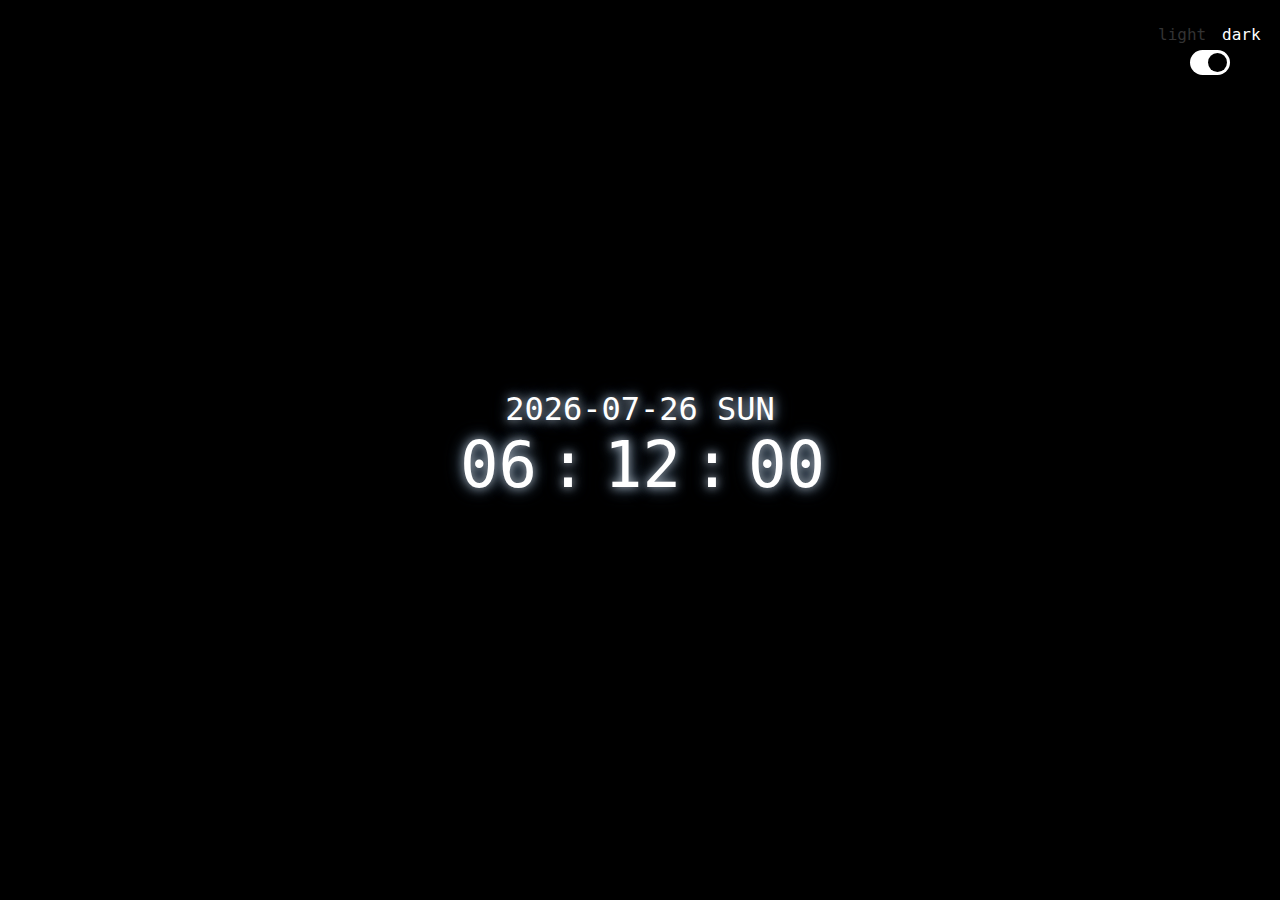
<file: Digital Clock/index.html>
<!DOCTYPE html>
<html lang="en">
<head>
    <meta charset="UTF-8">
    <meta name="viewport" content="width=device-width, initial-scale=1.0">
    <link rel="stylesheet" href="style.css">
    <title>Document</title>
</head>
<body class='dark'>
    <div class='toggle-btn'>
      <span class='light-txt'>light</span>
      <span class='dark-txt'>dark</span>
      <div class='control'></div>
    </div>
    <div class='container'>
      <div class='clock'>
        <div class='date'></div>
        <div class='hr'></div>
        <div class='colon'>:</div>
        <div class='min'></div>
        <div class='colon'>:</div>
        <div class='sec'></div>
      </div>
    </div>
  </div>
  <script src="script.js"></script>
</body>
</html>
</file>
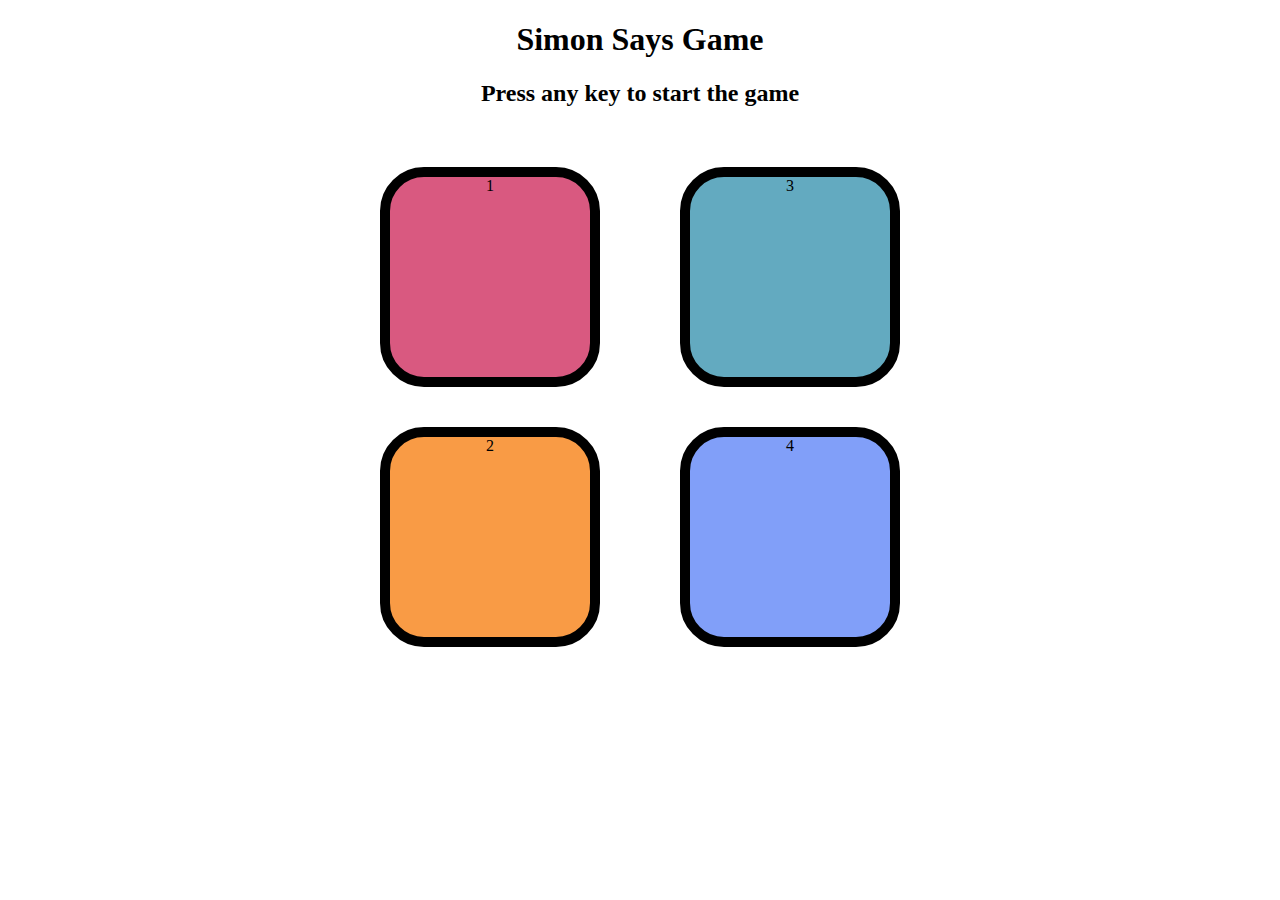
<file: Simon Says Game/index.html>
<!DOCTYPE html>
<html lang="en">
  <head>
    <meta charset="UTF-8" />
    <meta name="viewport" content="width=device-width, initial-scale=1.0" />
    <title>Simon Says Game</title>
    <link rel="stylesheet" href="style.css" />
  </head>
  <body>
    <h1>Simon Says Game</h1>
    <h2>Press any key to start the game</h2>

    <div class="btn-container">
      <div class="line-one">
        <div class="btn red" type="button" id="red">1</div>
        <div class="btn yellow" type="button" id="yellow">2</div>
      </div>
      <div class="line-two">
        <div class="btn green" type="button" id="green">3</div>
        <div class="btn purple" type="button" id="purple">4</div>
      </div>
    </div>

    <script src="app.js"></script>
  </body>
</html>
</file>
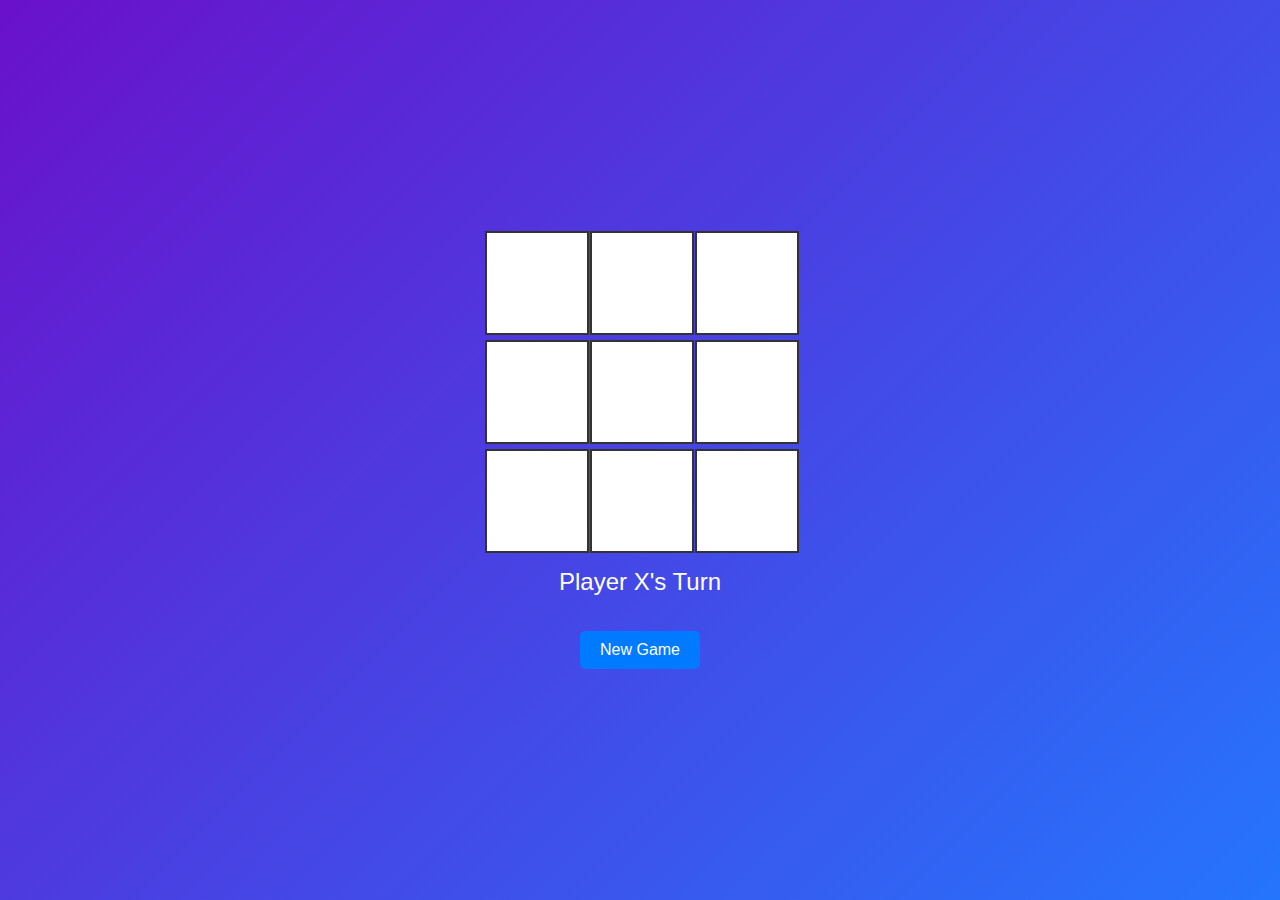
<file: Tic Tac Toe Game/index.html>
<!DOCTYPE html>
<html lang="en">
<head>
    <meta charset="UTF-8">
    <meta name="viewport" content="width=device-width, initial-scale=1.0">
    <title>Tic-Tac-Toe</title>
    <link rel="stylesheet" href="style.css">
</head>
<body>
    <div class="main-container">
        <div class="game-container" id="gameBoard"></div>
        <div class="message" id="message">Player X's Turn</div>
        <button id="newGameButton" class="new-game">New Game</button>
        <div class="overlay" id="overlay">
            <div class="overlay-content" id="overlayContent"></div>
            <button id="playAgainButton" class="new-game">Play Again</button>
        </div>
    </div>
    <script src="script.js"></script>
</body>
</html>
</file>
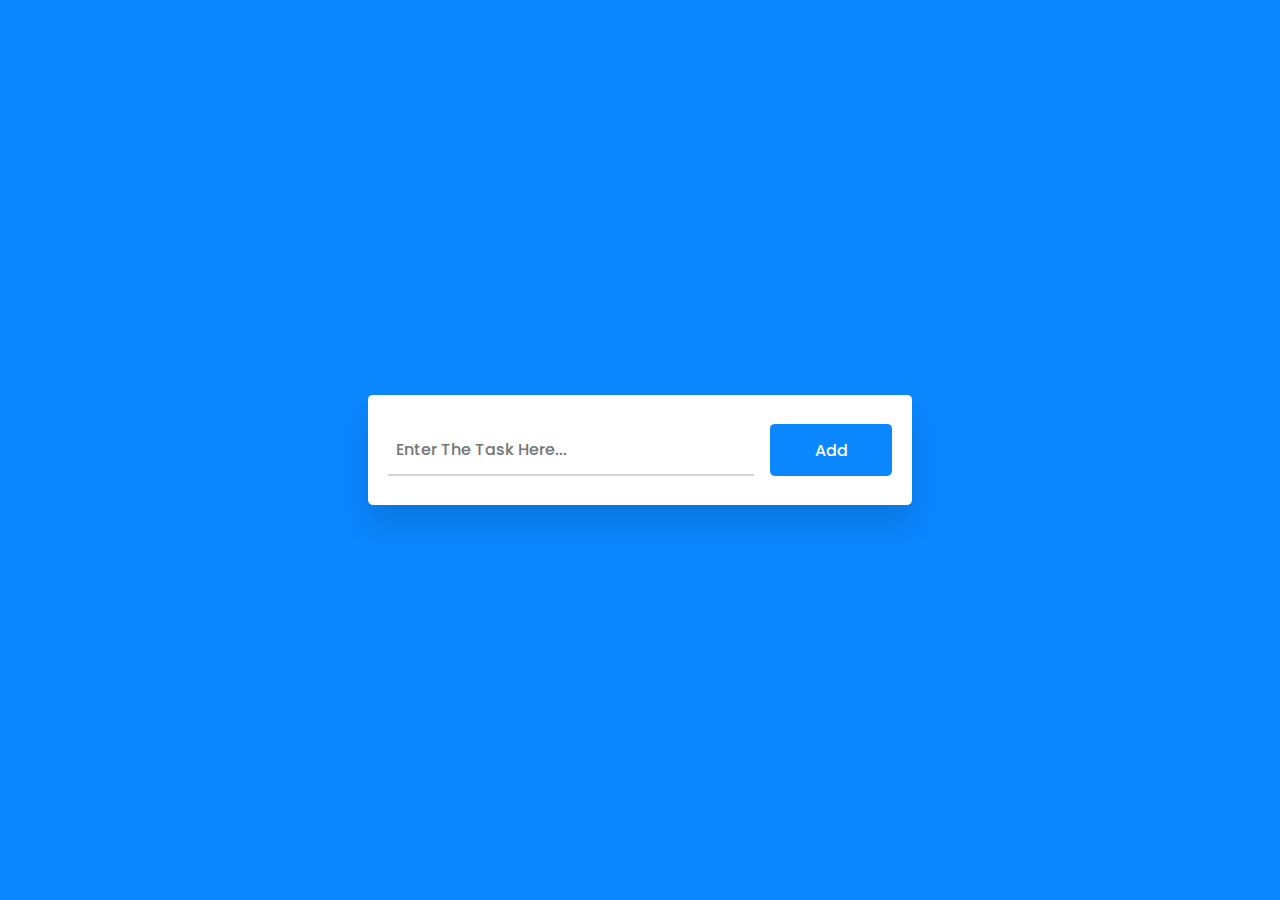
<file: To-Do List/index.html>
<!DOCTYPE html>
<html lang="en">
  <head>
    <meta name="viewport" content="width=device-width, initial-scale=1.0" />
    <title>To Do List With Local Storage</title>
    <!-- Font Awesome Icons -->
    <link
      rel="stylesheet"
      href="https://cdnjs.cloudflare.com/ajax/libs/font-awesome/6.2.0/css/all.min.css"
    />
    <!-- Google Fonts -->
    <link
      href="https://fonts.googleapis.com/css2?family=Poppins:wght@400;500&display=swap"
      rel="stylesheet"
    />
    <!-- Stylesheet -->
    <link rel="stylesheet" href="style.css" />
  </head>
  <body>
    <div class="container">
      <div id="new-task">
        <input type="text" placeholder="Enter The Task Here..." />
        <button id="push">Add</button>
      </div>
      <div id="tasks"></div>
    </div>
    <!-- Script -->
    <script src="script.js"></script>
  </body>
</html>
</file>
<file: Digital Clock/style.css>
* {
    margin: 0;
    padding: 0;
    font-family: 'Share Tech Mono', monospace;
  }
  body {
    width: 100%;
    height: 100vh;
    display: flex;
    justify-content: center;
    align-items: center; 
    background: var(--background);
    transition: .2s ease-in-out; 
  }
  .clock {
    width: 360px;
    height: 120px;
  }
  .date {
    width: 100%;
    text-align: center;
    font-size: 2rem;
  }
  .date, .hr, .min, .sec, .colon {
    color: var(--text);
    text-shadow: 0 0 10px var(--shadow-1), 0 0 15px var(--shadow-2), 0 0 20px var(--shadow-2);
  }
  .hr, .min, .sec, .colon {
    width: 20%;
    float: left;
    text-align: center;
    font-size: 4rem;
  }
  .toggle-btn {
    width: 40px;
    height: 25px;
    border-radius: 25px;
    position: absolute;
    top: 50px;
    right: 50px;
    background: var(--toggle);
  }
  .toggle-btn .control {
    width: 19px;
    height: 19px;
    border-radius: 25px;
    position: relative;
    top: 3px;
    background: var(--toggle-control);
  }
  .dark .toggle-btn .control {
    float: right;
    right: 3px;
  }
  .light .toggle-btn .control {
    left: 3px;
  }
  .toggle-btn .light-txt, .toggle-btn .dark-txt {
    position: absolute;
    top: -100%;
  }
  .toggle-btn .light-txt {
    left: -80%;
    color: var(--light-txt);
    
  }
  .toggle-btn .dark-txt {
    left: 80%;
    color: var(--dark-txt);
  }

  .dark {
    --background: #000;
    --text: #fff;
    --shadow-1: #aeb6bf;
    --shadow-2: #34495e;
    --toggle: #fff;
    --toggle-control: #000;
    --dark-txt: #fff;
    --light-txt: #333;
  }

  .light {
    --background: #eee;
    --text: #666;
    --shadow-1: #bbb;
    --shadow-2: #ddd;
    --toggle: #666;
    --toggle-control: #fff;
    --dark-txt: #bbb;
    --light-txt: #666;
  }
</file>
<file: Simon Says Game/style.css>
body {
    text-align: center;
  }
  
  .btn {
    height: 200px;
    width: 200px;
    border-radius: 20%;
    border: 10px solid black;
    margin: 2.5rem;
  }
  
  .btn-container {
    display: flex;
    justify-content: center;
  }
  
  .yellow {
    background-color: #f99b45;
  }
  
  .red {
    background-color: #d95980;
  }
  
  .purple {
    background-color: #819ff9;
  }
  
  .green {
    background-color: #63aac0;
  }
  
  .flash {
    background-color: white;
  }
  
  .userflash {
    background-color: green;
  }
</file>
<file: Tic Tac Toe Game/style.css>
body {
    margin: 0;
    font-family: Arial, sans-serif;
    background: linear-gradient(135deg, #6a11cb, #2575fc);
    color: white;
    display: flex;
    justify-content: center;
    align-items: center;
    height: 100vh;
}

.main-container {
    text-align: center;
}

.game-container {
    display: grid;
    grid-template-columns: repeat(3, 100px);
    gap: 5px;
    margin: 0 auto;
}

.cell {
    width: 100px;
    height: 100px;
    background-color: #fff;
    border: 2px solid #333;
    font-size: 2rem;
    font-weight: bold;
    cursor: pointer;
    display: flex;
    justify-content: center;
    align-items: center;
    color: #333;
}

.cell.taken {
    cursor: not-allowed;
}

.message {
    margin: 15px 0;
    font-size: 1.5rem;
}

.new-game {
    margin-top: 20px;
    padding: 10px 20px;
    font-size: 1rem;
    color: white;
    background-color: #007bff;
    border: none;
    border-radius: 5px;
    cursor: pointer;
}

.new-game:hover {
    background-color: #0056b3;
}

.overlay {
    position: fixed;
    top: 0;
    left: 0;
    width: 100%;
    height: 100%;
    background: rgba(0, 0, 0, 0.8);
    display: none;
    justify-content: center;
    align-items: center;
    z-index: 1000;
}

.overlay-content {
    background: white;
    color: #333;
    padding: 20px;
    text-align: center;
    border-radius: 5px;
    box-shadow: 0 0 10px rgba(0, 0, 0, 0.5);
    font-size: 1.5rem;
}
</file>
<file: To-Do List/style.css>
* {
    padding: 0;
    margin: 0;
    box-sizing: border-box;
  }
  body {
    background-color: #0b87ff;
  }
  .container {
    width: 90%;
    max-width: 34em;
    position: absolute;
    transform: translate(-50%, -50%);
    top: 50%;
    left: 50%;
  }
  #new-task {
    position: relative;
    background-color: #ffffff;
    padding: 1.8em 1.25em;
    border-radius: 0.3em;
    box-shadow: 0 1.25em 1.8em rgba(1, 24, 48, 0.15);
    display: grid;
    grid-template-columns: 9fr 3fr;
    gap: 1em;
  }
  #new-task input {
    font-family: "Poppins", sans-serif;
    font-size: 1em;
    border: none;
    border-bottom: 2px solid #d1d3d4;
    padding: 0.8em 0.5em;
    color: #111111;
    font-weight: 500;
  }
  #new-task input:focus {
    outline: none;
    border-color: #0b87ff;
  }
  #new-task button {
    font-family: "Poppins", sans-serif;
    font-weight: 500;
    font-size: 1em;
    background-color: #0b87ff;
    color: #ffffff;
    outline: none;
    border: none;
    border-radius: 0.3em;
    cursor: pointer;
  }
  #tasks {
    background-color: #ffffff;
    position: relative;
    padding: 1.8em 1.25em;
    margin-top: 3.8em;
    width: 100%;
    box-shadow: 0 1.25em 1.8em rgba(1, 24, 48, 0.15);
    border-radius: 0.6em;
  }
  .task {
    background-color: #ffffff;
    padding: 0.3em 0.6em;
    margin-top: 0.6em;
    display: flex;
    align-items: center;
    border-bottom: 2px solid #d1d3d4;
    cursor: pointer;
  }
  .task span {
    font-family: "Poppins", sans-serif;
    font-size: 0.9em;
    font-weight: 400;
  }
  .task button {
    color: #ffffff;
    padding: 0.8em 0;
    width: 2.8em;
    border-radius: 0.3em;
    border: none;
    outline: none;
    cursor: pointer;
  }
  .delete {
    background-color: #fb3b3b;
  }
  .edit {
    background-color: #0b87ff;
    margin-left: auto;
    margin-right: 3em;
  }
  .completed {
    text-decoration: line-through;
  }
</file>
